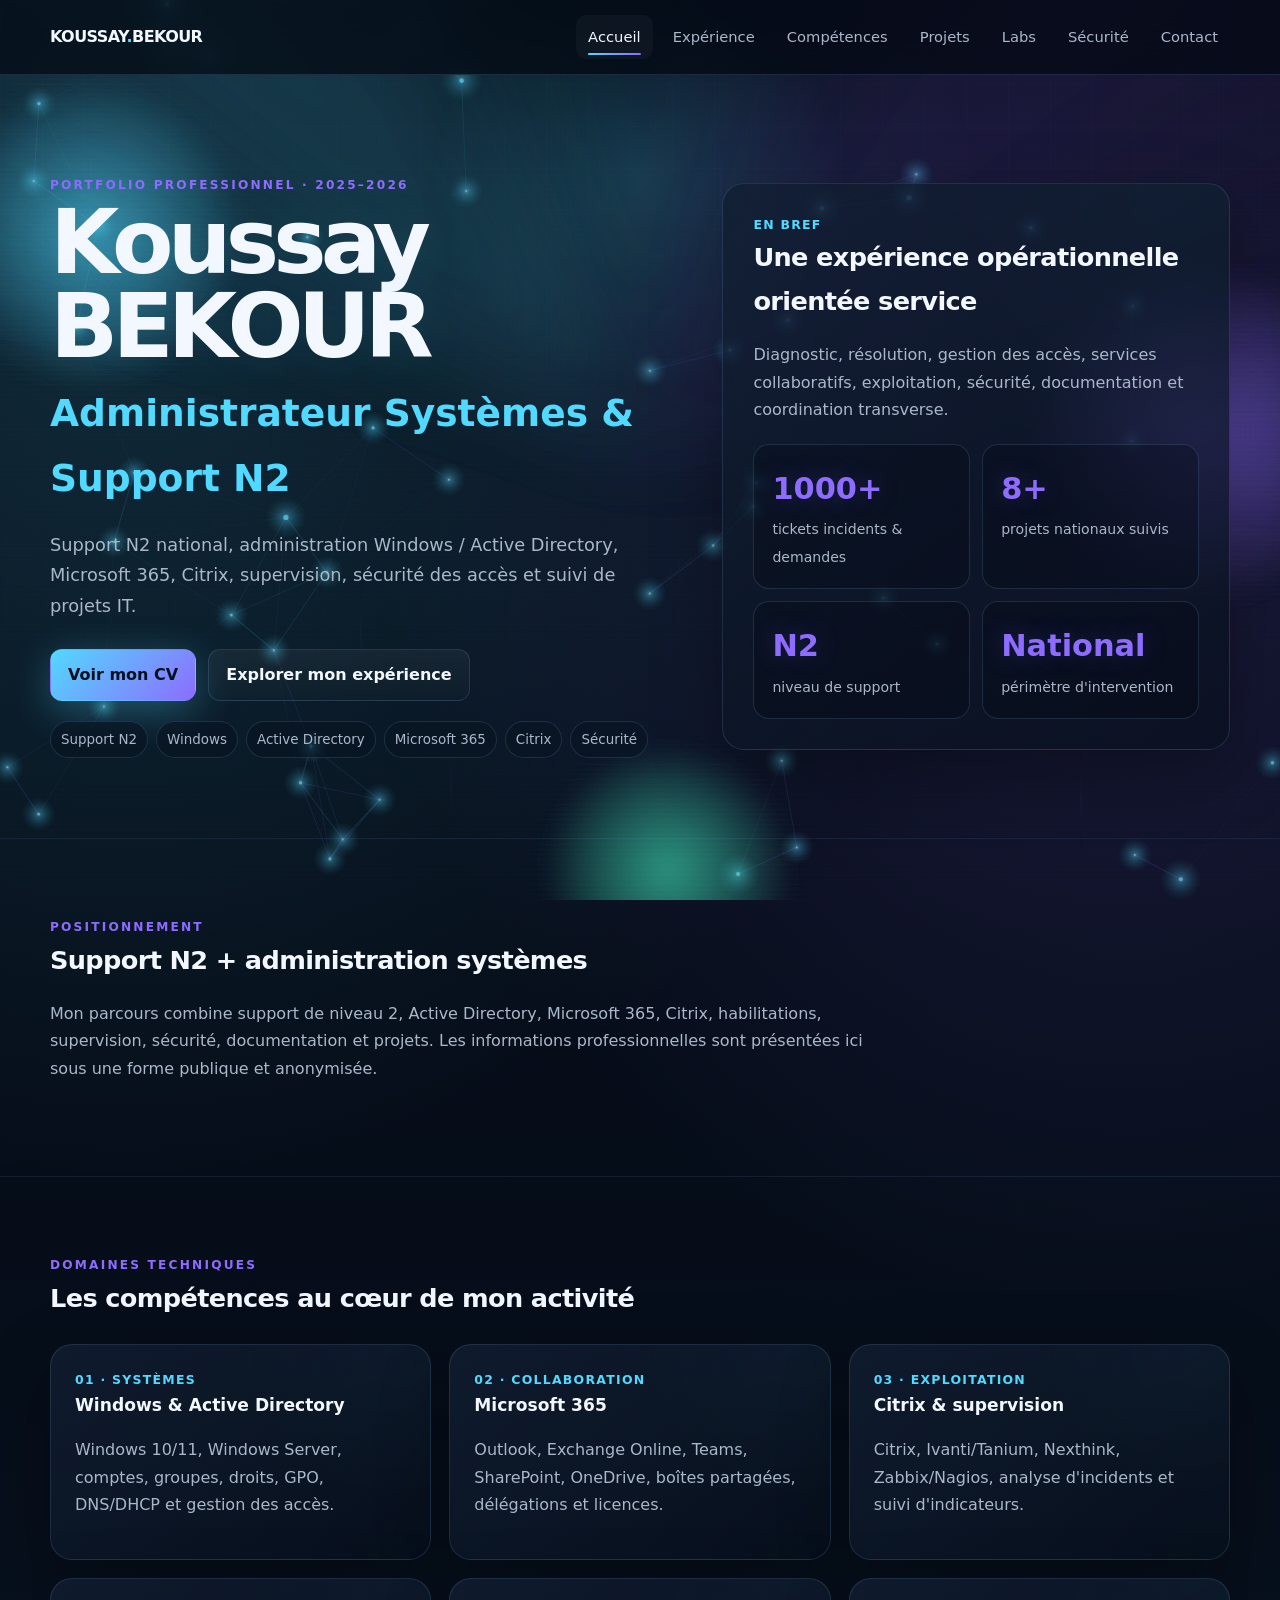
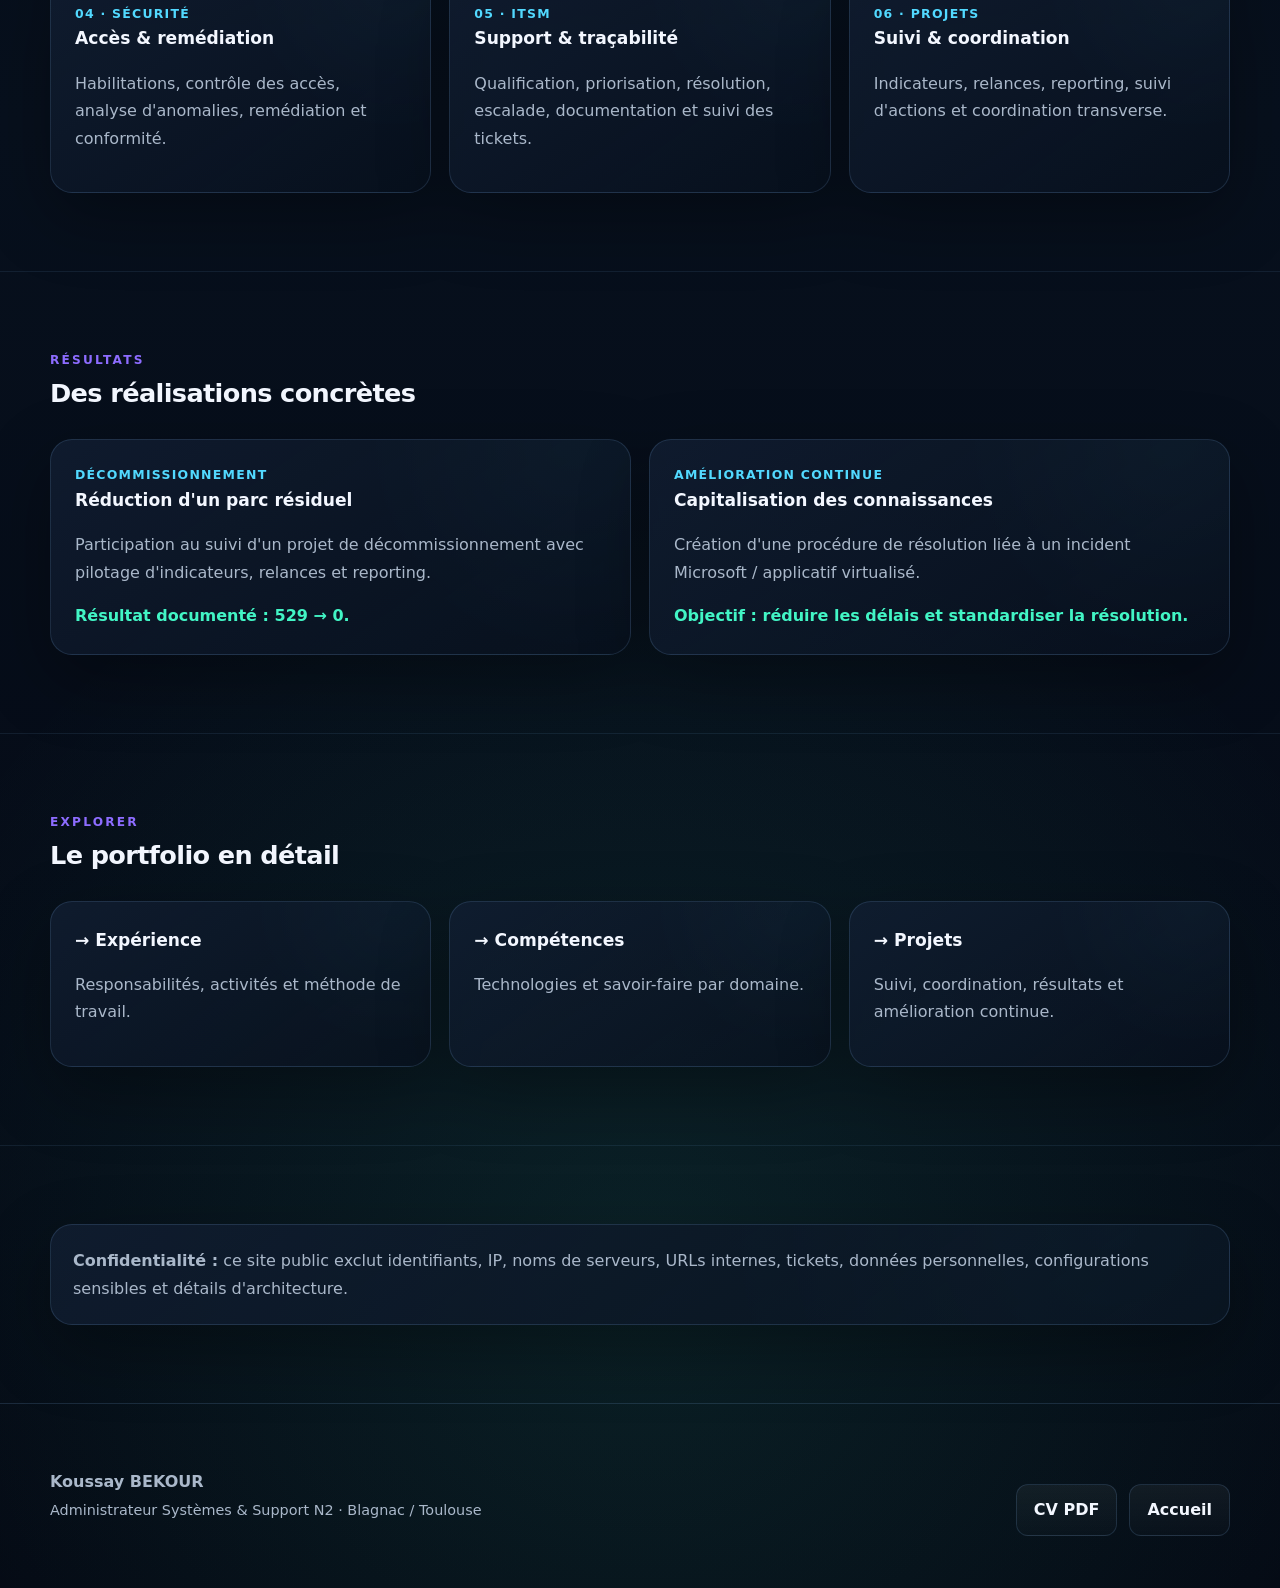
<file: index.html>
<!doctype html><html lang="fr"><head><meta charset="utf-8"><meta name="viewport" content="width=device-width,initial-scale=1"><title>Koussay BEKOUR — Administrateur Systèmes & Support N2</title><meta name="description" content="Portfolio professionnel de Koussay BEKOUR  — Administrateur Systèmes & Support N2."><link rel="stylesheet" href="style.css"></head><body class="page-home">
<a class="skip-link" href="#main-content">Aller au contenu</a>
<canvas id="bgCanvas" aria-hidden="true"></canvas>
<div class="ambient-bg" aria-hidden="true"><span class="orb orb-a"></span><span class="orb orb-b"></span><span class="orb orb-c"></span></div>
<div class="scan" aria-hidden="true"></div>
<div class="progress" id="scrollProgress" aria-hidden="true"></div>
<div class="ambient-bg" aria-hidden="true"><span class="orb orb-a"></span><span class="orb orb-b"></span><span class="orb orb-c"></span><span class="grid-glow"></span></div><header class="site"><div class="container nav"><a class="brand" href="index.html">KOUSSAY<span>.</span>BEKOUR </a><button class="menu" aria-label="Menu">☰</button><nav class="navlinks"><a class="active" href="index.html">Accueil</a><a class="" href="pages/experience.html">Expérience</a><a class="" href="pages/competences.html">Compétences</a><a class="" href="pages/projets.html">Projets</a><a class="" href="pages/labs.html">Labs</a><a class="" href="pages/securite.html">Sécurité</a><a class="" href="pages/contact.html">Contact</a></nav></div></header><main id="main-content" tabindex="-1"><header class="hero"><div class="container hero-grid"><div><div class="eyebrow">Portfolio professionnel · 2025–2026</div><h1>Koussay BEKOUR</h1><h2>Administrateur Systèmes & Support N2</h2><p class="lead">Support N2 national, administration Windows / Active Directory, Microsoft 365, Citrix, supervision, sécurité des accès et suivi de projets IT.</p><div class="actions"><a class="btn primary" href="cv/CV_Bekour-Koussay_Administrateur_Systèmes_&_Support_N2.pdf">Voir mon CV</a><a class="btn" href="pages/experience.html">Explorer mon expérience</a></div><div class="badges"><span class="badge">Support N2</span><span class="badge">Windows</span><span class="badge">Active Directory</span><span class="badge">Microsoft 365</span><span class="badge">Citrix</span><span class="badge">Sécurité</span></div></div><aside class="hero-card"><div class="kicker">En bref</div><h3>Une expérience opérationnelle orientée service</h3><p class="section-copy">Diagnostic, résolution, gestion des accès, services collaboratifs, exploitation, sécurité, documentation et coordination transverse.</p><div class="metric"><div class="item"><strong>1000+</strong><span>tickets incidents & demandes</span></div><div class="item"><strong>8+</strong><span>projets nationaux suivis</span></div><div class="item"><strong>N2</strong><span>niveau de support</span></div><div class="item"><strong>National</strong><span>périmètre d'intervention</span></div></div></aside></div></header>
<section><div class="container"><div class="eyebrow">Positionnement</div><h3>Support N2 + administration systèmes</h3><p class="section-copy">Mon parcours combine support de niveau 2, Active Directory, Microsoft 365, Citrix, habilitations, supervision, sécurité, documentation et projets. Les informations professionnelles sont présentées ici sous une forme publique et anonymisée.</p></div></section>
<section><div class="container"><div class="eyebrow">Domaines techniques</div><h3>Les compétences au cœur de mon activité</h3><div class="cards"><article class="card"><div class="kicker">01 · Systèmes</div><h4>Windows & Active Directory</h4><p>Windows 10/11, Windows Server, comptes, groupes, droits, GPO, DNS/DHCP et gestion des accès.</p></article><article class="card"><div class="kicker">02 · Collaboration</div><h4>Microsoft 365</h4><p>Outlook, Exchange Online, Teams, SharePoint, OneDrive, boîtes partagées, délégations et licences.</p></article><article class="card"><div class="kicker">03 · Exploitation</div><h4>Citrix & supervision</h4><p>Citrix, Ivanti/Tanium, Nexthink, Zabbix/Nagios, analyse d'incidents et suivi d'indicateurs.</p></article><article class="card"><div class="kicker">04 · Sécurité</div><h4>Accès & remédiation</h4><p>Habilitations, contrôle des accès, analyse d'anomalies, remédiation et conformité.</p></article><article class="card"><div class="kicker">05 · ITSM</div><h4>Support & traçabilité</h4><p>Qualification, priorisation, résolution, escalade, documentation et suivi des tickets.</p></article><article class="card"><div class="kicker">06 · Projets</div><h4>Suivi & coordination</h4><p>Indicateurs, relances, reporting, suivi d'actions et coordination transverse.</p></article></div></div></section>
<section><div class="container"><div class="eyebrow">Résultats</div><h3>Des réalisations concrètes</h3><div class="cards two"><article class="card"><div class="kicker">Décommissionnement</div><h4>Réduction d'un parc résiduel</h4><p>Participation au suivi d'un projet de décommissionnement avec pilotage d'indicateurs, relances et reporting.</p><div class="result">Résultat documenté : 529 → 0.</div></article><article class="card"><div class="kicker">Amélioration continue</div><h4>Capitalisation des connaissances</h4><p>Création d'une procédure de résolution liée à un incident Microsoft / applicatif virtualisé.</p><div class="result">Objectif : réduire les délais et standardiser la résolution.</div></article></div></div></section>
<section><div class="container"><div class="eyebrow">Explorer</div><h3>Le portfolio en détail</h3><div class="cards"><a class="card" href="pages/experience.html"><h4>→ Expérience</h4><p>Responsabilités, activités et méthode de travail.</p></a><a class="card" href="pages/competences.html"><h4>→ Compétences</h4><p>Technologies et savoir-faire par domaine.</p></a><a class="card" href="pages/projets.html"><h4>→ Projets</h4><p>Suivi, coordination, résultats et amélioration continue.</p></a></div></div></section>
<section><div class="container"><div class="notice"><strong>Confidentialité :</strong> ce site public exclut identifiants, IP, noms de serveurs, URLs internes, tickets, données personnelles, configurations sensibles et détails d'architecture.</div></div></section></main><button id="toTop" aria-label="Retour en haut de la page">↑</button>
<footer class="footer"><div class="container footergrid"><div><strong>Koussay BEKOUR</strong><br><span class="small">Administrateur Systèmes & Support N2 · Blagnac / Toulouse</span></div><div class="actions"><a class="btn" href="cv/CV_Bekour-Koussay_Administrateur_Systèmes_&_Support_N2.pdf">CV PDF</a><a class="btn" href="index.html">Accueil</a></div></div></footer><script src="script.js"></script></body></html>
</file>
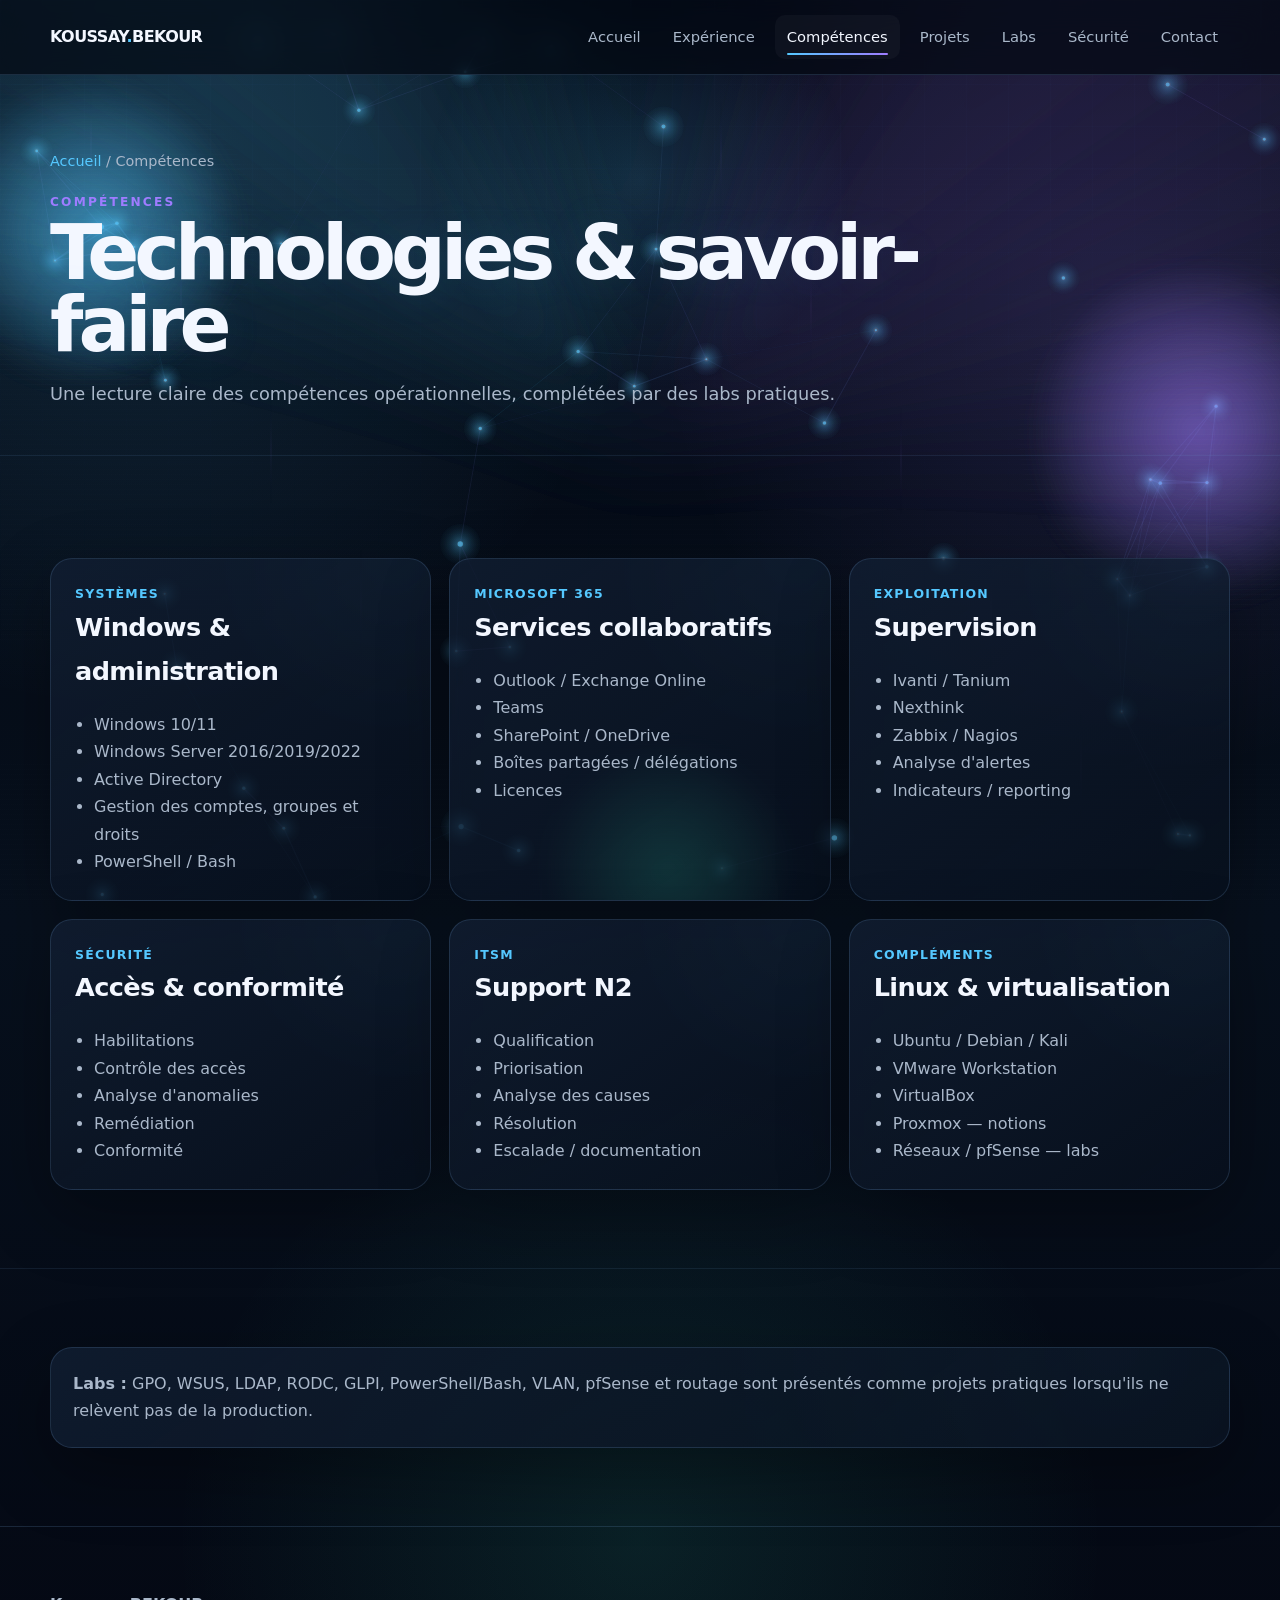
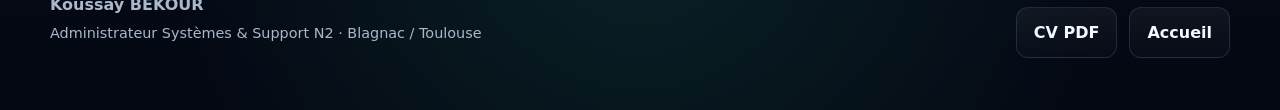
<file: pages/competences.html>
<!doctype html><html lang="fr"><head><meta charset="utf-8"><meta name="viewport" content="width=device-width,initial-scale=1"><title>Compétences — Koussay BEKOUR</title><meta name="description" content="Portfolio professionnel de Koussay BEKOUR — Administrateur Systèmes & Support N2."><link rel="stylesheet" href="../style.css"></head><body class="page-skills">
<a class="skip-link" href="#main-content">Aller au contenu</a>
<canvas id="bgCanvas" aria-hidden="true"></canvas>
<div class="ambient-bg" aria-hidden="true"><span class="orb orb-a"></span><span class="orb orb-b"></span><span class="orb orb-c"></span></div>
<div class="scan" aria-hidden="true"></div>
<div class="progress" id="scrollProgress" aria-hidden="true"></div>
<div class="ambient-bg" aria-hidden="true"><span class="orb orb-a"></span><span class="orb orb-b"></span><span class="orb orb-c"></span><span class="grid-glow"></span></div><header class="site"><div class="container nav"><a class="brand" href="../index.html">KOUSSAY<span>.</span>BEKOUR</a><button class="menu" aria-label="Menu">☰</button><nav class="navlinks"><a class="" href="../index.html">Accueil</a><a class="" href="experience.html">Expérience</a><a class="active" href="competences.html">Compétences</a><a class="" href="projets.html">Projets</a><a class="" href="labs.html">Labs</a><a class="" href="securite.html">Sécurité</a><a class="" href="contact.html">Contact</a></nav></div></header><main id="main-content" tabindex="-1"><div class="container pagehero"><div class="breadcrumbs"><a href="../index.html">Accueil</a> / Compétences</div><div class="eyebrow">Compétences</div><h1>Technologies & savoir-faire</h1><p class="lead">Une lecture claire des compétences opérationnelles, complétées par des labs pratiques.</p></div><section><div class="container"><div class="cards"><article class="card"><div class="kicker">Systèmes</div><h3>Windows & administration</h3><ul><li>Windows 10/11</li><li>Windows Server 2016/2019/2022</li><li>Active Directory</li><li>Gestion des comptes, groupes et droits</li><li>PowerShell / Bash</li></ul></article><article class="card"><div class="kicker">Microsoft 365</div><h3>Services collaboratifs</h3><ul><li>Outlook / Exchange Online</li><li>Teams</li><li>SharePoint / OneDrive</li><li>Boîtes partagées / délégations</li><li>Licences</li></ul></article><article class="card"><div class="kicker">Exploitation</div><h3>Supervision</h3><ul><li>Ivanti / Tanium</li><li>Nexthink</li><li>Zabbix / Nagios</li><li>Analyse d'alertes</li><li>Indicateurs / reporting</li></ul></article><article class="card"><div class="kicker">Sécurité</div><h3>Accès & conformité</h3><ul><li>Habilitations</li><li>Contrôle des accès</li><li>Analyse d'anomalies</li><li>Remédiation</li><li>Conformité</li></ul></article><article class="card"><div class="kicker">ITSM</div><h3>Support N2</h3><ul><li>Qualification</li><li>Priorisation</li><li>Analyse des causes</li><li>Résolution</li><li>Escalade / documentation</li></ul></article><article class="card"><div class="kicker">Compléments</div><h3>Linux & virtualisation</h3><ul><li>Ubuntu / Debian / Kali</li><li>VMware Workstation</li><li>VirtualBox</li><li>Proxmox — notions</li><li>Réseaux / pfSense — labs</li></ul></article></div></div></section><section><div class="container"><div class="notice"><strong>Labs :</strong> GPO, WSUS, LDAP, RODC, GLPI, PowerShell/Bash, VLAN, pfSense et routage sont présentés comme projets pratiques lorsqu'ils ne relèvent pas de la production.</div></div></section></main><button id="toTop" aria-label="Retour en haut de la page">↑</button>
<footer class="footer"><div class="container footergrid"><div><strong>Koussay BEKOUR</strong><br><span class="small">Administrateur Systèmes & Support N2 · Blagnac / Toulouse</span></div><div class="actions"><a class="btn" href="../cv/CV_Bekour-Koussay_Administrateur_Systèmes_&_Support_N2.pdf">CV PDF</a><a class="btn" href="../index.html">Accueil</a></div></div></footer><script src="../script.js"></script></body></html>
</file>
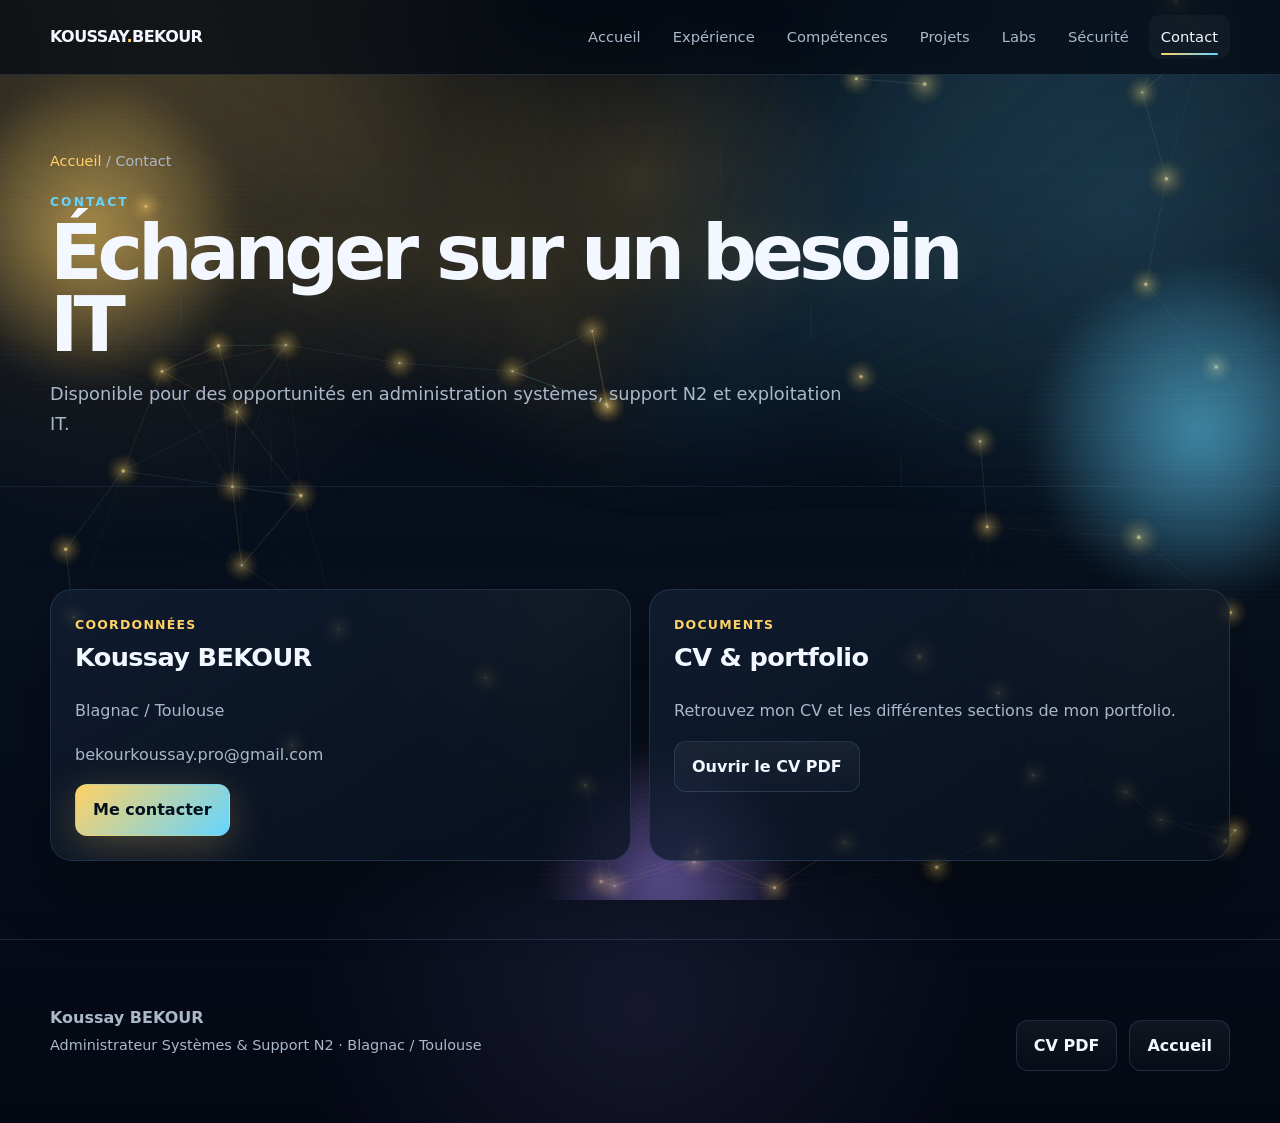
<file: pages/contact.html>
<!doctype html><html lang="fr"><head><meta charset="utf-8"><meta name="viewport" content="width=device-width,initial-scale=1"><title>Contact — Koussay BEKOUR</title><meta name="description" content="Portfolio professionnel de Koussay BEKOUR — Administrateur Systèmes & Support N2."><link rel="stylesheet" href="../style.css"></head><body class="page-contact">
<a class="skip-link" href="#main-content">Aller au contenu</a>
<canvas id="bgCanvas" aria-hidden="true"></canvas>
<div class="ambient-bg" aria-hidden="true"><span class="orb orb-a"></span><span class="orb orb-b"></span><span class="orb orb-c"></span></div>
<div class="scan" aria-hidden="true"></div>
<div class="progress" id="scrollProgress" aria-hidden="true"></div>
<div class="ambient-bg" aria-hidden="true"><span class="orb orb-a"></span><span class="orb orb-b"></span><span class="orb orb-c"></span><span class="grid-glow"></span></div><header class="site"><div class="container nav"><a class="brand" href="../index.html">KOUSSAY<span>.</span>BEKOUR</a><button class="menu" aria-label="Menu">☰</button><nav class="navlinks"><a class="" href="../index.html">Accueil</a><a class="" href="experience.html">Expérience</a><a class="" href="competences.html">Compétences</a><a class="" href="projets.html">Projets</a><a class="" href="labs.html">Labs</a><a class="" href="securite.html">Sécurité</a><a class="active" href="contact.html">Contact</a></nav></div></header><main id="main-content" tabindex="-1"><div class="container pagehero"><div class="breadcrumbs"><a href="../index.html">Accueil</a> / Contact</div><div class="eyebrow">Contact</div><h1>Échanger sur un besoin IT</h1><p class="lead">Disponible pour des opportunités en administration systèmes, support N2 et exploitation IT.</p></div><section><div class="container"><div class="cards two"><article class="card"><div class="kicker">Coordonnées</div><h3>Koussay BEKOUR</h3><p>Blagnac / Toulouse</p><p><a href="mailto:bekourkoussay.pro@gmail.com">bekourkoussay.pro@gmail.com</a></p><p><a href="tel:"></a></p><a class="btn primary" href="mailto:bekourkoussay.pro@gmail.com?subject=Prise%20de%20contact%20-%20Administrateur%20Syst%C3%A8mes%20%26%20Support%20N2">Me contacter</a></article><article class="card"><div class="kicker">Documents</div><h3>CV & portfolio</h3><p>Retrouvez mon CV et les différentes sections de mon portfolio.</p><a class="btn" href="../cv/CV_Bekour-Koussay_Administrateur_Systèmes_&_Support_N2.pdf">Ouvrir le CV PDF</a></article></div></div></section></main><button id="toTop" aria-label="Retour en haut de la page">↑</button>
<footer class="footer"><div class="container footergrid"><div><strong>Koussay BEKOUR</strong><br><span class="small">Administrateur Systèmes & Support N2 · Blagnac / Toulouse</span></div><div class="actions"><a class="btn" href="../cv/CV_Bekour-Koussay_Administrateur_Systèmes_&_Support_N2.pdf">CV PDF</a><a class="btn" href="../index.html">Accueil</a></div></div></footer><script src="../script.js"></script></body></html>
</file>
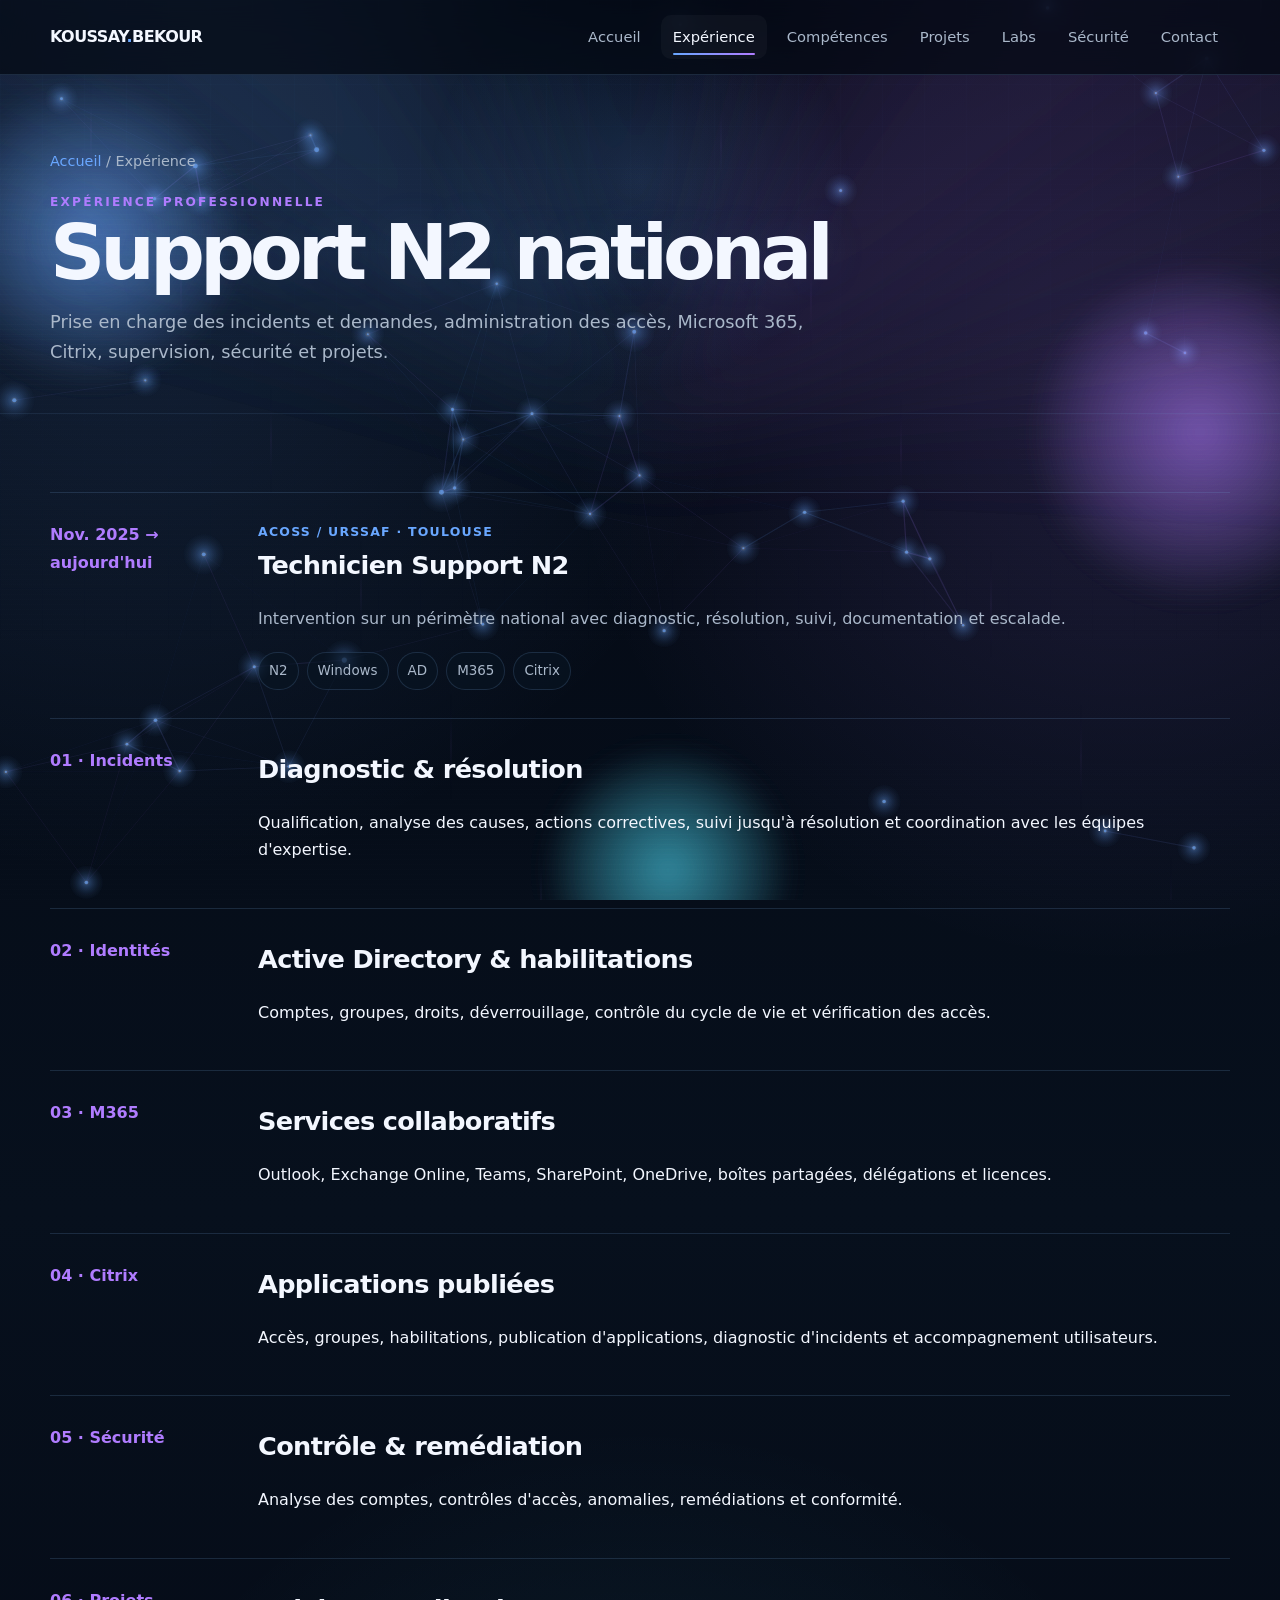
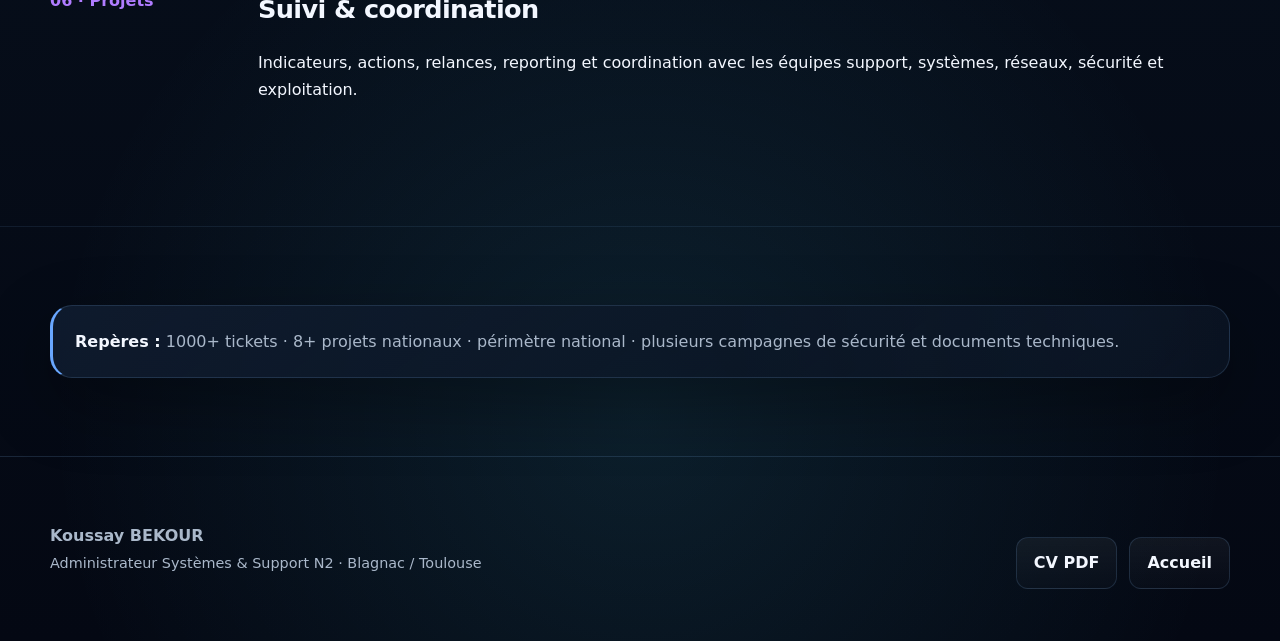
<file: pages/experience.html>
<!doctype html><html lang="fr"><head><meta charset="utf-8"><meta name="viewport" content="width=device-width,initial-scale=1"><title>Expérience — Koussay BEKOUR</title><meta name="description" content="Portfolio professionnel de Koussay BEKOUR — Administrateur Systèmes & Support N2."><link rel="stylesheet" href="../style.css"></head><body class="page-experience">
<a class="skip-link" href="#main-content">Aller au contenu</a>
<canvas id="bgCanvas" aria-hidden="true"></canvas>
<div class="ambient-bg" aria-hidden="true"><span class="orb orb-a"></span><span class="orb orb-b"></span><span class="orb orb-c"></span></div>
<div class="scan" aria-hidden="true"></div>
<div class="progress" id="scrollProgress" aria-hidden="true"></div>
<div class="ambient-bg" aria-hidden="true"><span class="orb orb-a"></span><span class="orb orb-b"></span><span class="orb orb-c"></span><span class="grid-glow"></span></div><header class="site"><div class="container nav"><a class="brand" href="../index.html">KOUSSAY<span>.</span>BEKOUR</a><button class="menu" aria-label="Menu">☰</button><nav class="navlinks"><a class="" href="../index.html">Accueil</a><a class="active" href="experience.html">Expérience</a><a class="" href="competences.html">Compétences</a><a class="" href="projets.html">Projets</a><a class="" href="labs.html">Labs</a><a class="" href="securite.html">Sécurité</a><a class="" href="contact.html">Contact</a></nav></div></header><main id="main-content" tabindex="-1"><div class="container pagehero"><div class="breadcrumbs"><a href="../index.html">Accueil</a> / Expérience</div><div class="eyebrow">Expérience professionnelle</div><h1>Support N2 national</h1><p class="lead">Prise en charge des incidents et demandes, administration des accès, Microsoft 365, Citrix, supervision, sécurité et projets.</p></div><section><div class="container"><div class="timeline"><div class="row"><div class="date">Nov. 2025 → aujourd'hui</div><div><div class="kicker">ACOSS / URSSAF · Toulouse</div><h3>Technicien Support N2</h3><p class="section-copy">Intervention sur un périmètre national avec diagnostic, résolution, suivi, documentation et escalade.</p><div class="tags"><span class="tag">N2</span><span class="tag">Windows</span><span class="tag">AD</span><span class="tag">M365</span><span class="tag">Citrix</span></div></div></div><div class="row"><div class="date">01 · Incidents</div><div><h3>Diagnostic & résolution</h3><p>Qualification, analyse des causes, actions correctives, suivi jusqu'à résolution et coordination avec les équipes d'expertise.</p></div></div><div class="row"><div class="date">02 · Identités</div><div><h3>Active Directory & habilitations</h3><p>Comptes, groupes, droits, déverrouillage, contrôle du cycle de vie et vérification des accès.</p></div></div><div class="row"><div class="date">03 · M365</div><div><h3>Services collaboratifs</h3><p>Outlook, Exchange Online, Teams, SharePoint, OneDrive, boîtes partagées, délégations et licences.</p></div></div><div class="row"><div class="date">04 · Citrix</div><div><h3>Applications publiées</h3><p>Accès, groupes, habilitations, publication d'applications, diagnostic d'incidents et accompagnement utilisateurs.</p></div></div><div class="row"><div class="date">05 · Sécurité</div><div><h3>Contrôle & remédiation</h3><p>Analyse des comptes, contrôles d'accès, anomalies, remédiations et conformité.</p></div></div><div class="row"><div class="date">06 · Projets</div><div><h3>Suivi & coordination</h3><p>Indicateurs, actions, relances, reporting et coordination avec les équipes support, systèmes, réseaux, sécurité et exploitation.</p></div></div></div></div></section><section><div class="container"><div class="callout notice"><strong>Repères :</strong> 1000+ tickets · 8+ projets nationaux · périmètre national · plusieurs campagnes de sécurité et documents techniques.</div></div></section></main><button id="toTop" aria-label="Retour en haut de la page">↑</button>
<footer class="footer"><div class="container footergrid"><div><strong>Koussay BEKOUR</strong><br><span class="small">Administrateur Systèmes & Support N2 · Blagnac / Toulouse</span></div><div class="actions"><a class="btn" href="../cv/CV_Bekour-Koussay_Administrateur_Systèmes_&_Support_N2.pdf">CV PDF</a><a class="btn" href="../index.html">Accueil</a></div></div></footer><script src="../script.js"></script></body></html>
</file>
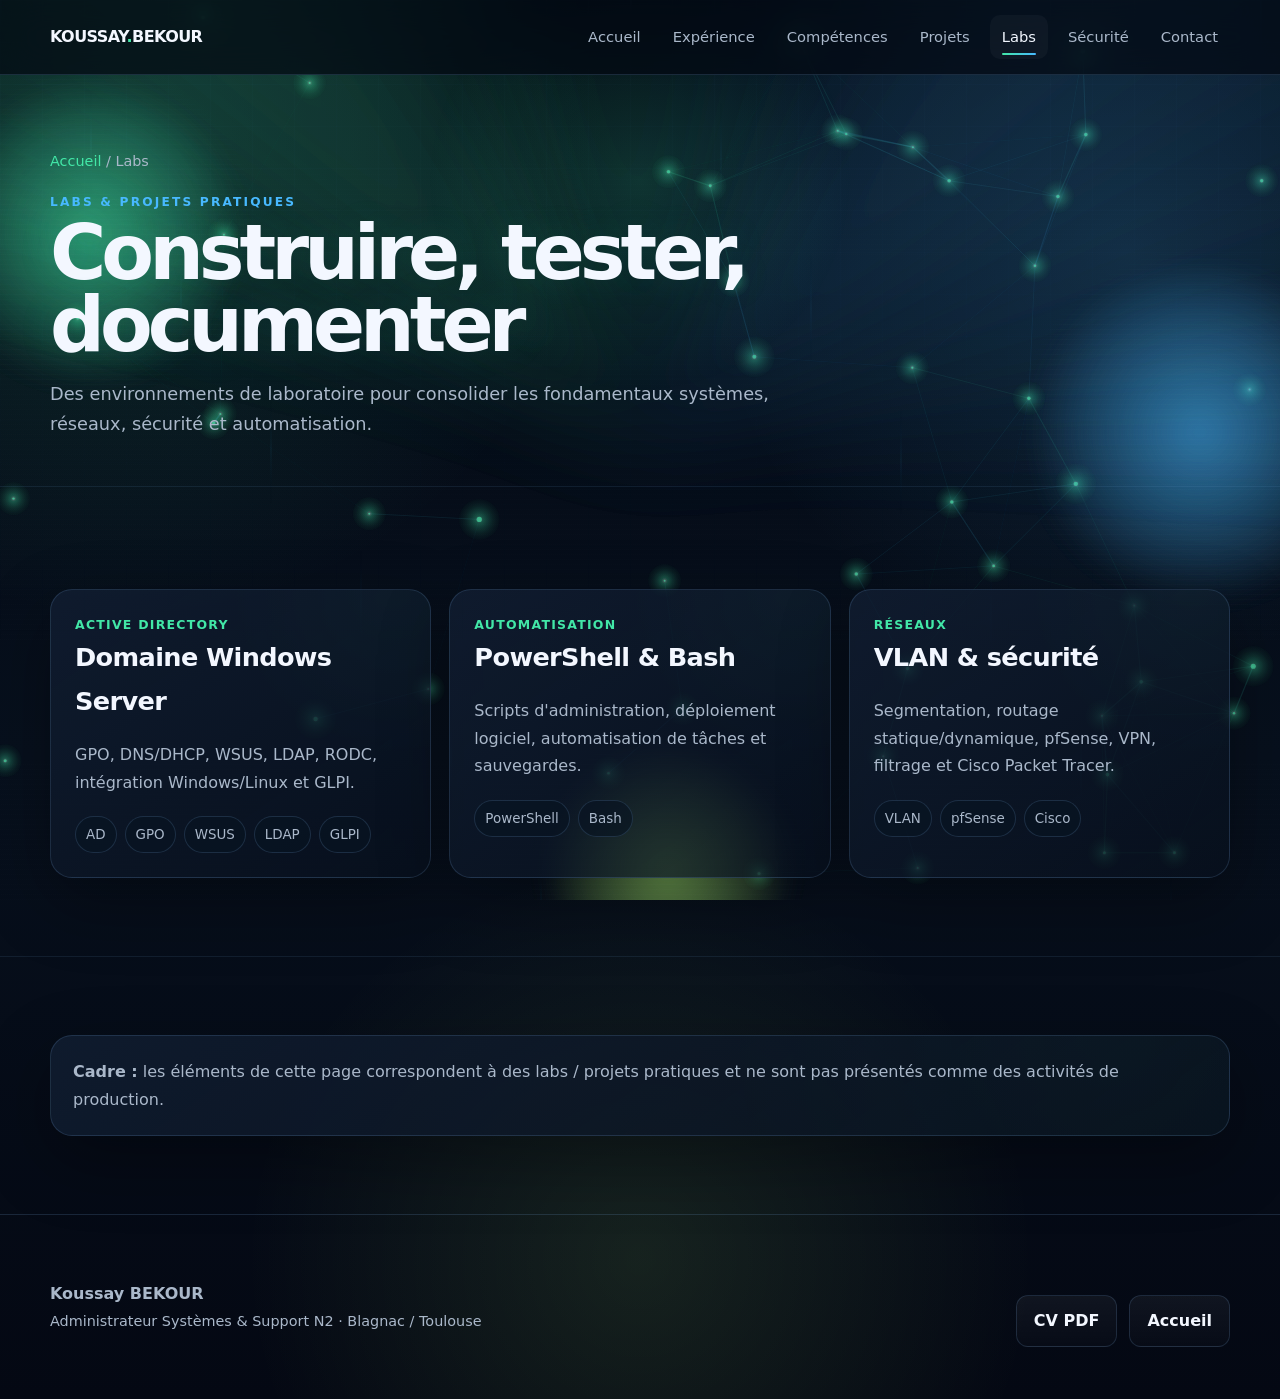
<file: pages/labs.html>
<!doctype html><html lang="fr"><head><meta charset="utf-8"><meta name="viewport" content="width=device-width,initial-scale=1"><title>Labs — Koussay BEKOUR</title><meta name="description" content="Portfolio professionnel de Koussay BEKOUR — Administrateur Systèmes & Support N2."><link rel="stylesheet" href="../style.css"></head><body class="page-labs">
<a class="skip-link" href="#main-content">Aller au contenu</a>
<canvas id="bgCanvas" aria-hidden="true"></canvas>
<div class="ambient-bg" aria-hidden="true"><span class="orb orb-a"></span><span class="orb orb-b"></span><span class="orb orb-c"></span></div>
<div class="scan" aria-hidden="true"></div>
<div class="progress" id="scrollProgress" aria-hidden="true"></div>
<div class="ambient-bg" aria-hidden="true"><span class="orb orb-a"></span><span class="orb orb-b"></span><span class="orb orb-c"></span><span class="grid-glow"></span></div><header class="site"><div class="container nav"><a class="brand" href="../index.html">KOUSSAY<span>.</span>BEKOUR</a><button class="menu" aria-label="Menu">☰</button><nav class="navlinks"><a class="" href="../index.html">Accueil</a><a class="" href="experience.html">Expérience</a><a class="" href="competences.html">Compétences</a><a class="" href="projets.html">Projets</a><a class="active" href="labs.html">Labs</a><a class="" href="securite.html">Sécurité</a><a class="" href="contact.html">Contact</a></nav></div></header><main id="main-content" tabindex="-1"><div class="container pagehero"><div class="breadcrumbs"><a href="../index.html">Accueil</a> / Labs</div><div class="eyebrow">Labs & projets pratiques</div><h1>Construire, tester, documenter</h1><p class="lead">Des environnements de laboratoire pour consolider les fondamentaux systèmes, réseaux, sécurité et automatisation.</p></div><section><div class="container"><div class="cards"><article class="card"><div class="kicker">Active Directory</div><h3>Domaine Windows Server</h3><p>GPO, DNS/DHCP, WSUS, LDAP, RODC, intégration Windows/Linux et GLPI.</p><div class="tags"><span class="tag">AD</span><span class="tag">GPO</span><span class="tag">WSUS</span><span class="tag">LDAP</span><span class="tag">GLPI</span></div></article><article class="card"><div class="kicker">Automatisation</div><h3>PowerShell & Bash</h3><p>Scripts d'administration, déploiement logiciel, automatisation de tâches et sauvegardes.</p><div class="tags"><span class="tag">PowerShell</span><span class="tag">Bash</span></div></article><article class="card"><div class="kicker">Réseaux</div><h3>VLAN & sécurité</h3><p>Segmentation, routage statique/dynamique, pfSense, VPN, filtrage et Cisco Packet Tracer.</p><div class="tags"><span class="tag">VLAN</span><span class="tag">pfSense</span><span class="tag">Cisco</span></div></article></div></div></section><section><div class="container"><div class="notice"><strong>Cadre :</strong> les éléments de cette page correspondent à des labs / projets pratiques et ne sont pas présentés comme des activités de production.</div></div></section></main><button id="toTop" aria-label="Retour en haut de la page">↑</button>
<footer class="footer"><div class="container footergrid"><div><strong>Koussay BEKOUR</strong><br><span class="small">Administrateur Systèmes & Support N2 · Blagnac / Toulouse</span></div><div class="actions"><a class="btn" href="../cv/CV_Bekour-Koussay_Administrateur_Systèmes_&_Support_N2.pdf">CV PDF</a><a class="btn" href="../index.html">Accueil</a></div></div></footer><script src="../script.js"></script></body></html>
</file>
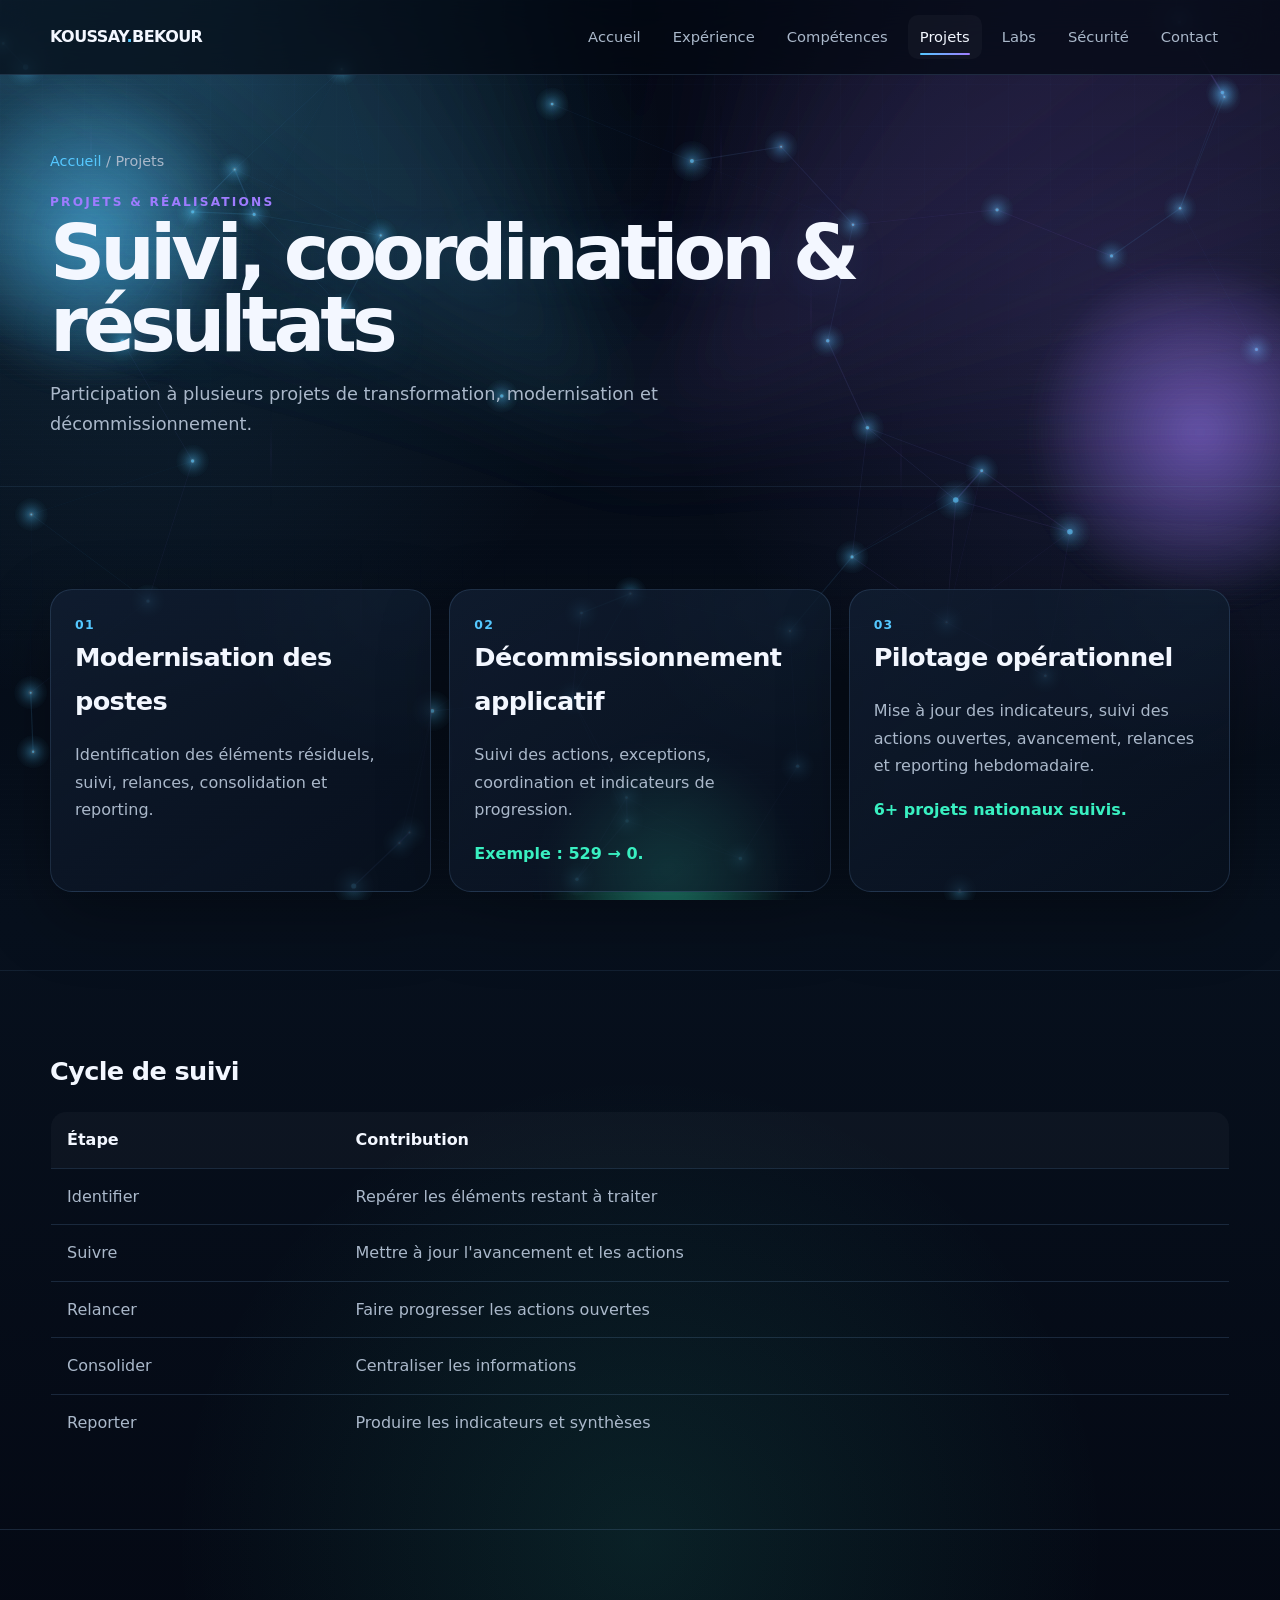
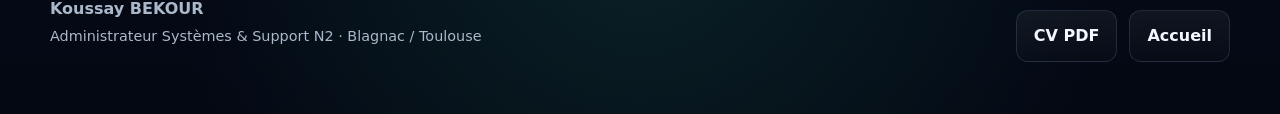
<file: pages/projets.html>
<!doctype html><html lang="fr"><head><meta charset="utf-8"><meta name="viewport" content="width=device-width,initial-scale=1"><title>Projets — Koussay BEKOUR</title><meta name="description" content="Portfolio professionnel de Koussay BEKOUR — Administrateur Systèmes & Support N2."><link rel="stylesheet" href="../style.css"></head><body class="page-projects">
<a class="skip-link" href="#main-content">Aller au contenu</a>
<canvas id="bgCanvas" aria-hidden="true"></canvas>
<div class="ambient-bg" aria-hidden="true"><span class="orb orb-a"></span><span class="orb orb-b"></span><span class="orb orb-c"></span></div>
<div class="scan" aria-hidden="true"></div>
<div class="progress" id="scrollProgress" aria-hidden="true"></div>
<div class="ambient-bg" aria-hidden="true"><span class="orb orb-a"></span><span class="orb orb-b"></span><span class="orb orb-c"></span><span class="grid-glow"></span></div><header class="site"><div class="container nav"><a class="brand" href="../index.html">KOUSSAY<span>.</span>BEKOUR</a><button class="menu" aria-label="Menu">☰</button><nav class="navlinks"><a class="" href="../index.html">Accueil</a><a class="" href="experience.html">Expérience</a><a class="" href="competences.html">Compétences</a><a class="active" href="projets.html">Projets</a><a class="" href="labs.html">Labs</a><a class="" href="securite.html">Sécurité</a><a class="" href="contact.html">Contact</a></nav></div></header><main id="main-content" tabindex="-1"><div class="container pagehero"><div class="breadcrumbs"><a href="../index.html">Accueil</a> / Projets</div><div class="eyebrow">Projets & réalisations</div><h1>Suivi, coordination & résultats</h1><p class="lead">Participation à plusieurs projets de transformation, modernisation et décommissionnement.</p></div><section><div class="container"><div class="cards"><article class="card"><div class="kicker">01</div><h3>Modernisation des postes</h3><p>Identification des éléments résiduels, suivi, relances, consolidation et reporting.</p></article><article class="card"><div class="kicker">02</div><h3>Décommissionnement applicatif</h3><p>Suivi des actions, exceptions, coordination et indicateurs de progression.</p><div class="result">Exemple : 529 → 0.</div></article><article class="card"><div class="kicker">03</div><h3>Pilotage opérationnel</h3><p>Mise à jour des indicateurs, suivi des actions ouvertes, avancement, relances et reporting hebdomadaire.</p><div class="result">6+ projets nationaux suivis.</div></article></div></div></section><section><div class="container"><h3>Cycle de suivi</h3><table class="table"><tr><th>Étape</th><th>Contribution</th></tr><tr><td>Identifier</td><td>Repérer les éléments restant à traiter</td></tr><tr><td>Suivre</td><td>Mettre à jour l'avancement et les actions</td></tr><tr><td>Relancer</td><td>Faire progresser les actions ouvertes</td></tr><tr><td>Consolider</td><td>Centraliser les informations</td></tr><tr><td>Reporter</td><td>Produire les indicateurs et synthèses</td></tr></table></div></section></main><button id="toTop" aria-label="Retour en haut de la page">↑</button>
<footer class="footer"><div class="container footergrid"><div><strong>Koussay BEKOUR</strong><br><span class="small">Administrateur Systèmes & Support N2 · Blagnac / Toulouse</span></div><div class="actions"><a class="btn" href="../cv/CV_Bekour-Koussay_Administrateur_Systèmes_&_Support_N2.pdf">CV PDF</a><a class="btn" href="../index.html">Accueil</a></div></div></footer><script src="../script.js"></script></body></html>
</file>
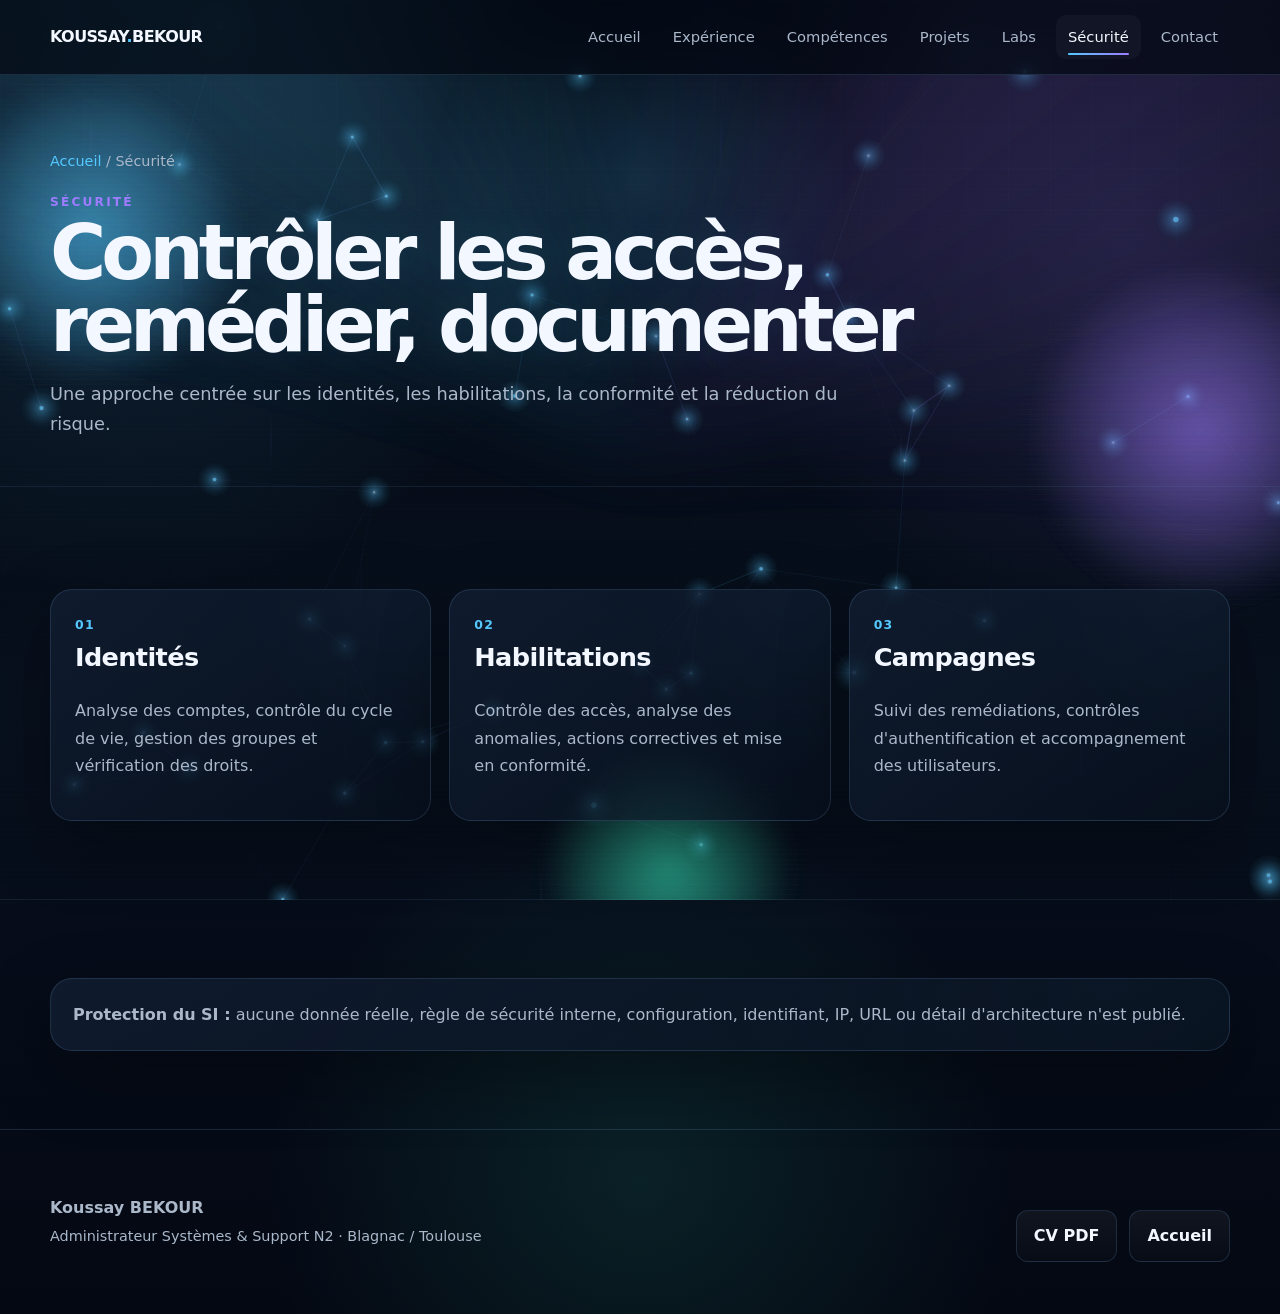
<file: pages/securite.html>
<!doctype html><html lang="fr"><head><meta charset="utf-8"><meta name="viewport" content="width=device-width,initial-scale=1"><title>Sécurité — Koussay BEKOUR</title><meta name="description" content="Portfolio professionnel de Koussay BEKOUR — Administrateur Systèmes & Support N2."><link rel="stylesheet" href="../style.css"></head><body class="page-security">
<a class="skip-link" href="#main-content">Aller au contenu</a>
<canvas id="bgCanvas" aria-hidden="true"></canvas>
<div class="ambient-bg" aria-hidden="true"><span class="orb orb-a"></span><span class="orb orb-b"></span><span class="orb orb-c"></span></div>
<div class="scan" aria-hidden="true"></div>
<div class="progress" id="scrollProgress" aria-hidden="true"></div>
<div class="ambient-bg" aria-hidden="true"><span class="orb orb-a"></span><span class="orb orb-b"></span><span class="orb orb-c"></span><span class="grid-glow"></span></div><header class="site"><div class="container nav"><a class="brand" href="../index.html">KOUSSAY<span>.</span>BEKOUR</a><button class="menu" aria-label="Menu">☰</button><nav class="navlinks"><a class="" href="../index.html">Accueil</a><a class="" href="experience.html">Expérience</a><a class="" href="competences.html">Compétences</a><a class="" href="projets.html">Projets</a><a class="" href="labs.html">Labs</a><a class="active" href="securite.html">Sécurité</a><a class="" href="contact.html">Contact</a></nav></div></header><main id="main-content" tabindex="-1"><div class="container pagehero"><div class="breadcrumbs"><a href="../index.html">Accueil</a> / Sécurité</div><div class="eyebrow">Sécurité</div><h1>Contrôler les accès, remédier, documenter</h1><p class="lead">Une approche centrée sur les identités, les habilitations, la conformité et la réduction du risque.</p></div><section><div class="container"><div class="cards"><article class="card"><div class="kicker">01</div><h3>Identités</h3><p>Analyse des comptes, contrôle du cycle de vie, gestion des groupes et vérification des droits.</p></article><article class="card"><div class="kicker">02</div><h3>Habilitations</h3><p>Contrôle des accès, analyse des anomalies, actions correctives et mise en conformité.</p></article><article class="card"><div class="kicker">03</div><h3>Campagnes</h3><p>Suivi des remédiations, contrôles d'authentification et accompagnement des utilisateurs.</p></article></div></div></section><section><div class="container"><div class="notice"><strong>Protection du SI :</strong> aucune donnée réelle, règle de sécurité interne, configuration, identifiant, IP, URL ou détail d'architecture n'est publié.</div></div></section></main><button id="toTop" aria-label="Retour en haut de la page">↑</button>
<footer class="footer"><div class="container footergrid"><div><strong>Koussay BEKOUR</strong><br><span class="small">Administrateur Systèmes & Support N2 · Blagnac / Toulouse</span></div><div class="actions"><a class="btn" href="../cv/CV_Bekour-Koussay_Administrateur_Systèmes_&_Support_N2.pdf">CV PDF</a><a class="btn" href="../index.html">Accueil</a></div></div></footer><script src="../script.js"></script></body></html>
</file>
<file: style.css>
:root{
  --bg:#050914;
  --surface:rgba(10,18,32,.72);
  --surface-2:rgba(14,25,45,.86);
  --text:#f3f7ff;
  --muted:#aab8ca;
  --line:rgba(111,156,204,.20);
  --accent:#55c8ff;
  --accent-2:#9f7cff;
  --accent-3:#39f0c1;
  --glow:rgba(85,200,255,.32);
  --max:1180px;
  --radius:22px;
  --shadow:0 24px 70px rgba(0,0,0,.32);
  --header:rgba(4,9,18,.72);
}

body.page-home{--accent:#52d9ff;--accent-2:#8d6cff;--accent-3:#42f5c5;--glow:rgba(82,217,255,.32)}
body.page-experience{--accent:#69a7ff;--accent-2:#b07cff;--accent-3:#50e4ff;--glow:rgba(105,167,255,.30)}
body.page-competences{--accent:#49e0c1;--accent-2:#61a6ff;--accent-3:#9b7cff;--glow:rgba(73,224,193,.30)}
body.page-projets{--accent:#a56cff;--accent-2:#ff6bd6;--accent-3:#ffae62;--glow:rgba(165,108,255,.31)}
body.page-labs{--accent:#42e7a7;--accent-2:#48b9ff;--accent-3:#b5ff74;--glow:rgba(66,231,167,.30)}
body.page-securite{--accent:#ff6b7e;--accent-2:#ffad5f;--accent-3:#ffdf75;--glow:rgba(255,107,126,.30)}
body.page-contact{--accent:#ffd166;--accent-2:#65d5ff;--accent-3:#a98cff;--glow:rgba(255,209,102,.26)}

*{box-sizing:border-box}
html{scroll-behavior:smooth}
body{
  margin:0;min-height:100vh;overflow-x:hidden;
  color:var(--text);background:
  radial-gradient(circle at 10% 10%,color-mix(in srgb,var(--accent) 16%,transparent),transparent 28%),
  radial-gradient(circle at 88% 18%,color-mix(in srgb,var(--accent-2) 15%,transparent),transparent 26%),
  radial-gradient(circle at 50% 90%,color-mix(in srgb,var(--accent-3) 10%,transparent),transparent 28%),
  linear-gradient(180deg,#030711 0%,#07101d 54%,#040813 100%);
  font:16px/1.72 Inter,ui-sans-serif,system-ui,-apple-system,BlinkMacSystemFont,"Segoe UI",sans-serif;
}
body::before{
  content:"";position:fixed;inset:0;z-index:-4;pointer-events:none;opacity:.32;
  background-image:
    linear-gradient(rgba(120,170,220,.08) 1px,transparent 1px),
    linear-gradient(90deg,rgba(120,170,220,.08) 1px,transparent 1px);
  background-size:42px 42px;
  mask-image:linear-gradient(to bottom,black,transparent 86%);
}
body::after{
  content:"";position:fixed;inset:0;z-index:-3;pointer-events:none;
  background:radial-gradient(circle at var(--mx,50%) var(--my,20%),color-mix(in srgb,var(--accent) 18%,transparent),transparent 22%);
  transition:background .2s ease;
}

a{color:inherit;text-decoration:none}
a:focus-visible,button:focus-visible{outline:3px solid var(--accent);outline-offset:3px}
button{font:inherit}
img{max-width:100%;display:block}

.skip-link{
  position:fixed;left:14px;top:10px;transform:translateY(-140%);
  z-index:100;background:var(--surface-2);border:1px solid var(--line);
  color:var(--text);padding:10px 14px;border-radius:10px
}
.skip-link:focus{transform:translateY(0)}

#bgCanvas{
  position:fixed;inset:0;width:100%;height:100%;z-index:-5;pointer-events:none;opacity:.92
}
.ambient-bg{
  position:fixed;inset:0;z-index:-2;pointer-events:none;overflow:hidden
}
.ambient-bg::before{
  content:"";position:absolute;inset:0;
  background:repeating-linear-gradient(to bottom,transparent 0 4px,rgba(255,255,255,.018) 5px);
  mix-blend-mode:screen;opacity:.35
}
.ambient-bg::after{
  content:"";position:absolute;inset:-30%;
  background:conic-gradient(from 180deg at 50% 50%,transparent 0 28%,color-mix(in srgb,var(--accent) 8%,transparent) 38%,transparent 49%,color-mix(in srgb,var(--accent-2) 7%,transparent) 62%,transparent 77%);
  filter:blur(45px);animation:spin 26s linear infinite
}
.orb{
  position:absolute;border-radius:50%;filter:blur(10px);mix-blend-mode:screen;opacity:.34
}
.orb-a{width:320px;height:320px;left:-70px;top:8%;background:radial-gradient(circle,var(--accent),transparent 68%);animation:floatA 13s ease-in-out infinite}
.orb-b{width:360px;height:360px;right:-100px;top:28%;background:radial-gradient(circle,var(--accent-2),transparent 67%);animation:floatB 15s ease-in-out infinite}
.orb-c{width:260px;height:260px;left:42%;bottom:-100px;background:radial-gradient(circle,var(--accent-3),transparent 67%);animation:floatC 17s ease-in-out infinite}

.scan{
  position:fixed;left:0;right:0;top:-14%;height:18vh;z-index:-1;pointer-events:none;
  background:linear-gradient(to bottom,transparent, color-mix(in srgb,var(--accent) 14%,transparent), transparent);
  filter:blur(16px);opacity:.28;animation:scan 9s linear infinite
}

.site{
  position:sticky;top:0;z-index:50;
  background:var(--header);backdrop-filter:blur(18px);
  border-bottom:1px solid var(--line);
}
.nav{height:74px;display:flex;align-items:center;justify-content:space-between;gap:24px}
.brand{font-weight:900;letter-spacing:-.035em}
.brand span{color:var(--accent);text-shadow:0 0 22px var(--glow)}
.navlinks{display:flex;align-items:center;gap:8px}
.navlinks a{
  color:var(--muted);font-size:.92rem;padding:9px 12px;border-radius:10px;position:relative
}
.navlinks a::after{
  content:"";position:absolute;left:12px;right:12px;bottom:4px;height:2px;transform:scaleX(0);
  transform-origin:center;background:linear-gradient(90deg,var(--accent),var(--accent-2));border-radius:2px;transition:transform .22s ease
}
.navlinks a:hover,.navlinks a.active{color:var(--text);background:rgba(255,255,255,.03)}
.navlinks a:hover::after,.navlinks a.active::after{transform:scaleX(1)}
.menu{
  display:none;border:1px solid var(--line);background:var(--surface);
  color:var(--text);padding:9px 12px;border-radius:11px
}

.progress{
  position:fixed;top:0;left:0;height:3px;z-index:90;width:0;
  background:linear-gradient(90deg,var(--accent),var(--accent-2),var(--accent-3));
  box-shadow:0 0 18px var(--glow)
}

.container{width:min(var(--max),calc(100% - 40px));margin:0 auto}
main{position:relative}
.hero{padding:100px 0 80px}
.hero-grid{display:grid;grid-template-columns:1.1fr .9fr;gap:52px;align-items:center}
.eyebrow{
  text-transform:uppercase;letter-spacing:.18em;font-size:.76rem;font-weight:900;
  color:var(--accent-2)
}
h1{
  margin:.25rem 0 .8rem;font-size:clamp(3rem,7vw,6.4rem);line-height:.94;
  letter-spacing:-.065em;text-shadow:0 0 44px color-mix(in srgb,var(--accent) 10%,transparent)
}
h2{margin:0 0 1.2rem;color:var(--accent);font-size:clamp(1.45rem,3vw,2.35rem)}
h3{font-size:1.6rem;letter-spacing:-.025em;margin:0 0 18px}
h4{font-size:1.07rem;margin:0 0 9px}
.lead{font-size:1.11rem;color:var(--muted);max-width:800px}

.actions{display:flex;gap:12px;flex-wrap:wrap;margin-top:28px}
.btn{
  display:inline-flex;align-items:center;justify-content:center;
  min-height:44px;padding:11px 17px;border:1px solid var(--line);border-radius:12px;
  background:linear-gradient(180deg,rgba(255,255,255,.05),rgba(255,255,255,.015));
  color:var(--text);font-weight:800;transition:transform .2s ease,border-color .2s ease,box-shadow .2s ease
}
.btn:hover{transform:translateY(-2px);border-color:color-mix(in srgb,var(--accent) 60%,var(--line));box-shadow:0 10px 32px rgba(0,0,0,.25)}
.btn.primary{
  color:#04101d;border-color:transparent;
  background:linear-gradient(135deg,var(--accent),var(--accent-2));
  box-shadow:0 10px 40px var(--glow)
}

.badges,.tags{display:flex;flex-wrap:wrap;gap:8px;margin-top:20px}
.badge,.tag{
  border:1px solid var(--line);background:rgba(9,20,35,.65);
  color:var(--muted);padding:6px 10px;border-radius:999px;font-size:.84rem
}
.hero-card,.card,.panel,.notice,.callout{
  position:relative;overflow:hidden;
  background:
    linear-gradient(145deg,rgba(17,30,50,.82),rgba(8,16,29,.72)),
    radial-gradient(circle at 90% 0%,color-mix(in srgb,var(--accent) 12%,transparent),transparent 38%);
  border:1px solid var(--line);border-radius:var(--radius);box-shadow:var(--shadow);
}
.hero-card::before,.card::before,.panel::before{
  content:"";position:absolute;inset:0;pointer-events:none;
  background:linear-gradient(120deg,transparent 0 35%,rgba(255,255,255,.04) 42%,transparent 50%);
  transform:translateX(-120%);transition:transform .8s ease
}
.hero-card:hover::before,.card:hover::before,.panel:hover::before{transform:translateX(120%)}
.hero-card{padding:30px}
.section-copy{color:var(--muted);max-width:850px}
.kicker{font-size:.78rem;letter-spacing:.1em;text-transform:uppercase;color:var(--accent);font-weight:900}
.metric{display:grid;grid-template-columns:repeat(2,1fr);gap:12px;margin-top:20px}
.metric .item{padding:18px;border:1px solid var(--line);border-radius:16px;background:rgba(2,7,15,.26)}
.metric strong{display:block;font-size:1.9rem;color:var(--accent-2);text-shadow:0 0 26px color-mix(in srgb,var(--accent-2) 25%,transparent)}
.metric span{font-size:.88rem;color:var(--muted)}
section{padding:78px 0;border-top:1px solid rgba(111,156,204,.12)}
section .cards,section .grid{margin-top:24px}

.cards{display:grid;grid-template-columns:repeat(3,1fr);gap:18px}
.cards.two{grid-template-columns:repeat(2,1fr)}
.card{padding:24px;transition:transform .25s ease,border-color .25s ease,box-shadow .25s ease}
.card:hover{transform:translateY(-6px);border-color:color-mix(in srgb,var(--accent) 50%,var(--line));box-shadow:0 24px 70px rgba(0,0,0,.32),0 0 40px color-mix(in srgb,var(--accent) 9%,transparent)}
.card p,.card li{color:var(--muted)}
.card ul{margin:12px 0 0;padding-left:19px}
.result{margin-top:16px;color:var(--accent-3);font-weight:900}

.timeline{display:grid;gap:0}
.timeline .row{display:grid;grid-template-columns:180px 1fr;gap:28px;padding:28px 0;border-top:1px solid var(--line)}
.timeline .date{color:var(--accent-2);font-weight:900}

.notice,.callout{padding:22px}
.notice{color:var(--muted)}
.callout{border-left:3px solid var(--accent)}
.callout strong{color:var(--text)}

.table{width:100%;border-collapse:collapse;border:1px solid var(--line);overflow:hidden;border-radius:16px}
.table th,.table td{padding:14px 16px;border-bottom:1px solid var(--line);text-align:left}
.table th{color:var(--text);background:rgba(255,255,255,.03)}
.table td{color:var(--muted)}

.pagehero{padding:56px 0 28px}
.pagehero h1{font-size:clamp(2.8rem,6vw,5rem);max-width:950px}
.breadcrumbs{color:var(--muted);font-size:.9rem;margin:18px 0}
.breadcrumbs a{color:var(--accent)}

.footer{padding:52px 0;color:var(--muted);border-top:1px solid var(--line)}
.footergrid{display:grid;grid-template-columns:1fr auto;gap:20px;align-items:center}
.small{font-size:.9rem}

#toTop{
  position:fixed;right:20px;bottom:20px;z-index:40;width:46px;height:46px;border-radius:14px;
  border:1px solid var(--line);background:rgba(7,15,27,.82);color:var(--text);
  opacity:0;transform:translateY(12px);pointer-events:none;transition:.22s ease
}
#toTop.show{opacity:1;transform:none;pointer-events:auto}

@keyframes spin{to{transform:rotate(360deg)}}
@keyframes scan{0%{transform:translateY(-10vh)}100%{transform:translateY(120vh)}}
@keyframes floatA{0%,100%{transform:translate(0,0) scale(1)}50%{transform:translate(90px,40px) scale(1.12)}}
@keyframes floatB{0%,100%{transform:translate(0,0) scale(1)}50%{transform:translate(-70px,60px) scale(.92)}}
@keyframes floatC{0%,100%{transform:translate(0,0)}50%{transform:translate(30px,-60px)}}

@media (max-width:920px){
  .hero-grid{grid-template-columns:1fr}
  .cards,.cards.two{grid-template-columns:1fr 1fr}
  .navlinks{display:none;position:absolute;left:16px;right:16px;top:67px;padding:10px;background:rgba(6,12,22,.95);backdrop-filter:blur(18px);border:1px solid var(--line);border-radius:16px;box-shadow:var(--shadow);flex-direction:column;align-items:stretch}
  .navlinks.open{display:flex}
  .navlinks a{padding:11px 13px}
  .menu{display:block}
}
@media (max-width:650px){
  .container{width:min(var(--max),calc(100% - 24px))}
  .hero{padding:68px 0 56px}
  h1{font-size:clamp(2.7rem,15vw,4.3rem)}
  .metric,.cards,.cards.two{grid-template-columns:1fr}
  .timeline .row{grid-template-columns:1fr;gap:8px}
  .footergrid{grid-template-columns:1fr}
}
@media (prefers-reduced-motion:reduce){
  html{scroll-behavior:auto}
  *,*::before,*::after{animation-duration:.001ms !important;animation-iteration-count:1 !important;transition-duration:.001ms !important}
  #bgCanvas{opacity:.42}
  .ambient-bg::after,.orb,.scan{animation:none}
}
</file>
